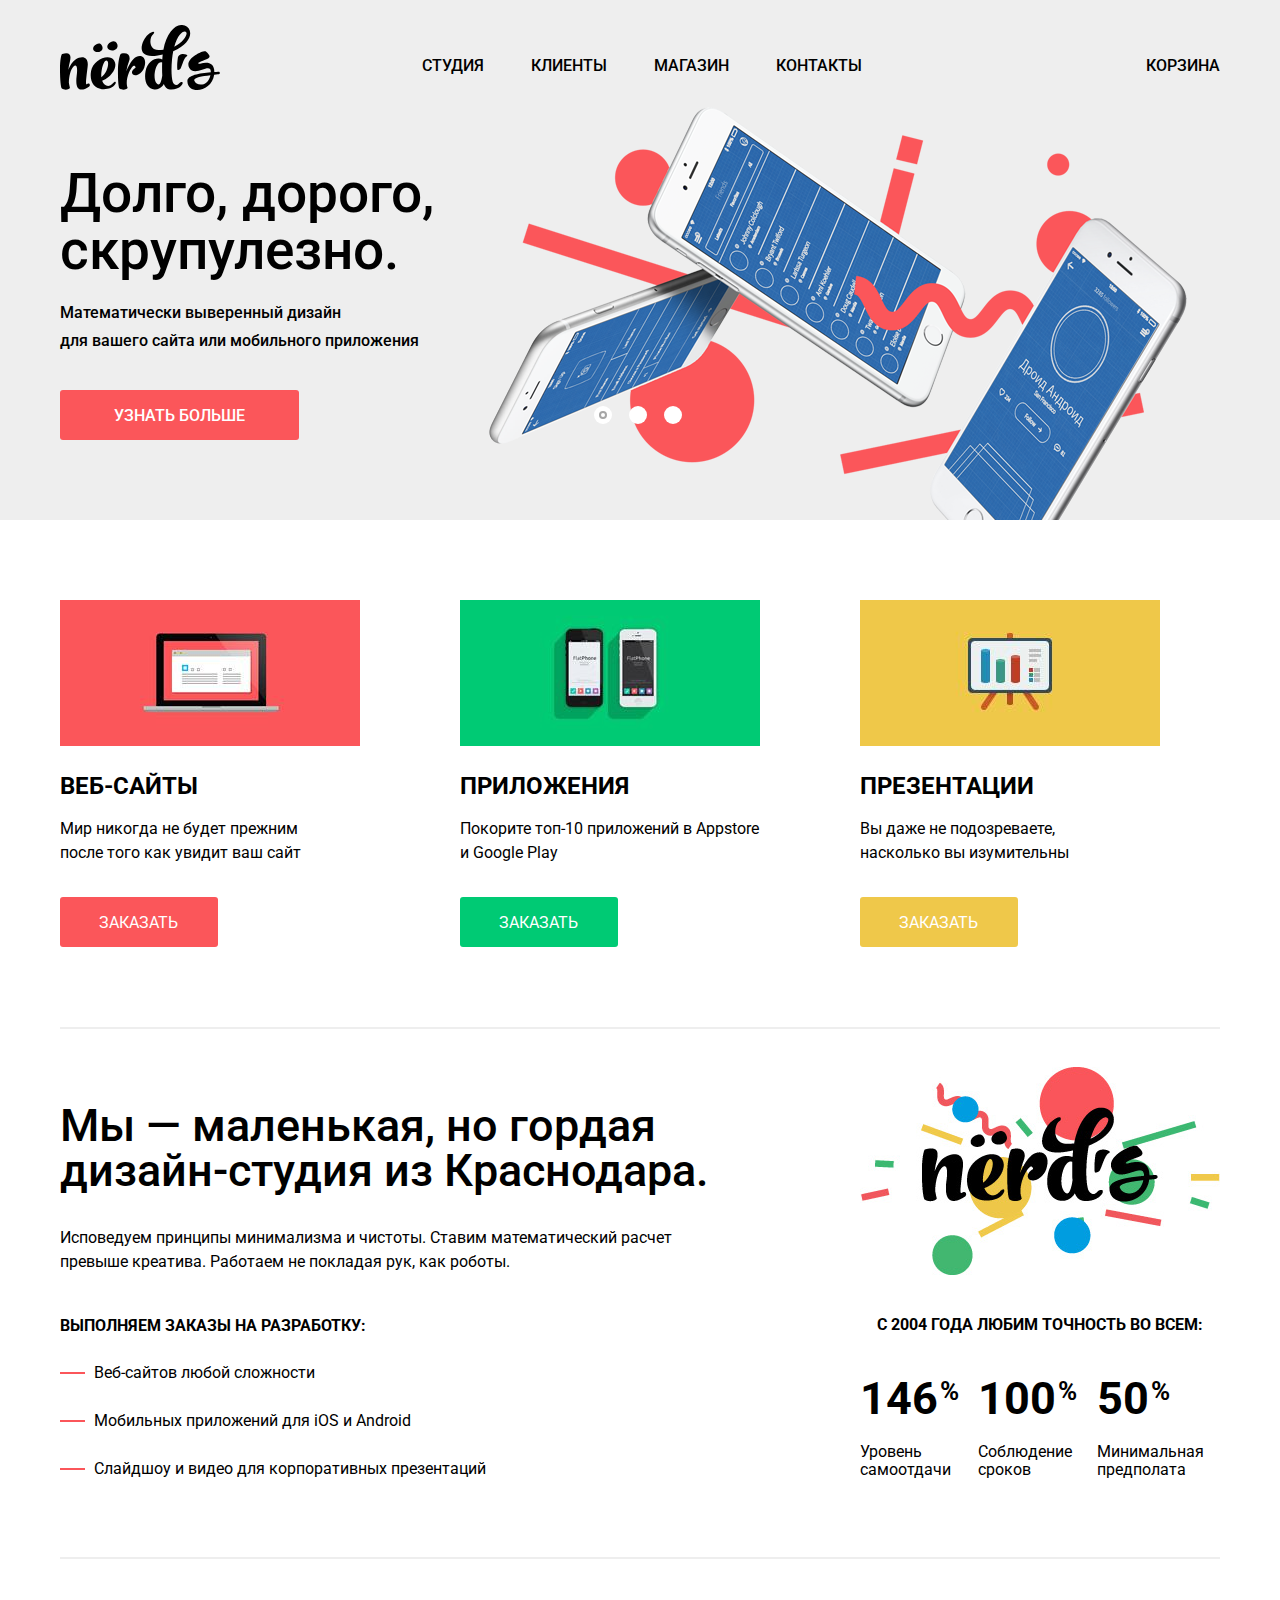
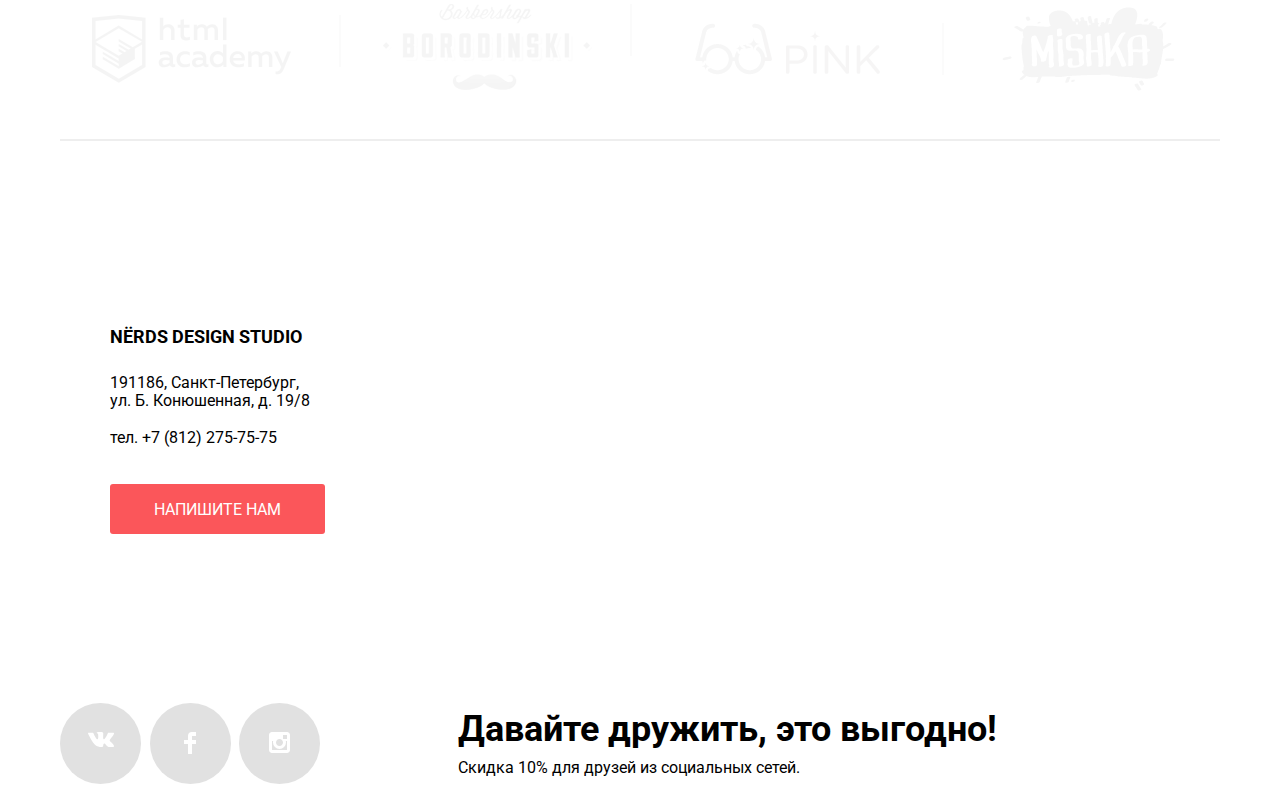
<file: index.html>
<!DOCTYPE html>
<html class="page" lang="ru">

<head>
  <meta charset="utf-8" />
  <title>HTML Academy: Нёрдс</title>
  <link rel="stylesheet"
    href="https://fonts.googleapis.com/css2?family=Roboto:ital,wght@0,100;0,300;0,400;0,500;0,700;0,900;1,100;1,300;1,500;1,700;1,900&display=swap;subset=sans-serif" />
  <link href="css/normalize.min.css" rel="stylesheet" />
  <link href="css/style.min.css" rel="stylesheet" />
</head>

<body class="page-body">
  <header class="header header_index">
    <div class="container">
      <div class="header__breadcrumbs">
        <a class="header__logo">
          <img src="img/nerds-logo.svg" width="160" height="65" alt="studio logo" />
        </a>
        <nav class="nav">
          <ul class="nav__list">
            <li class="nav__item"><a href="index.html">Студия</a></li>
            <li class="nav__item"><a href="blank.html">Клиенты</a></li>
            <li class="nav__item"><a href="catalog.html">Магазин</a></li>
            <li class="nav__item"><a href="blank.html">Контакты</a></li>
          </ul>
        </nav>
        <span class="cart nav__item">
          <a href="blank.html">Корзина</a>
        </span>
      </div>
      <section class="presentation">
        <ul class="presentation__list">
          <li class="presentation__item">
            <div class="greetings">
              <h2 class="visually-hidden">Приветствие</h2>
              <p class="page__title">
                Долго, дорого, скрупулезно.
              </p>
              <p class="greetings__subtitle">
                Математически выверенный дизайн<br>для вашего сайта или мобильного
                приложения
              </p>
              <a class="button button_opacity" href="blank.html"><span class="greetings__link">Узнать
                  больше</span></a>
            </div>
            <div class="slider">
              <img class="slider__image" src="img/nerds-index-slide1.png" width="760" height="431"
                alt="floating smartphones" />
            </div>
          </li>
          <li class="presentation__item visually-hidden">
            <div class="greetings greetings_big">
              <h2 class="visually-hidden">Приветствие</h2>
              <p class="page__title">
                Любим математику как никто другой
              </p>
              <p class="greetings__subtitle">
                Никакого креатива, только математические формулы<br>для расчета идеальных пропорций
                приложения
              </p>
              <a class="button button_opacity" href="blank.html"><span class="greetings__link">Узнать
                  больше</span></a>
            </div>
            <div class="slider">
              <img class="slider__image" src="img/nerds-index-slide2-1.png" width="760" height="431"
                alt="two monitors" />
            </div>
          </li>
          <li class="presentation__item visually-hidden">
            <div class="greetings greetings_medium">
              <h2 class="visually-hidden">Приветствие</h2>
              <p class="page__title">
                Только ночь, только хардкор.
              </p>
              <p class="greetings__subtitle">
                Работать днем, как все? Мы против этого.<br>Ближе к полуночи работа только начинается.
              </p>
              <a class="button button_opacity" href="blank.html"><span class="greetings__link">Узнать
                  больше</span></a>
            </div>
            <div class="slider">
              <img class="slider__image" src="img/nerds-index-slide3-1.png" width="760" height="431"
                alt="a laptop and a smartphone" />
            </div>
          </li>
        </ul>
        <div class="slider__container">
          <input class="slider__input visually-hidden" type="radio" name="slider" id="slide1" checked="checked" />
          <label for="slide1" class="slider__label"><span class="slider__radio_fake"></span></label>
          <input class="slider__input visually-hidden" type="radio" name="slider" id="slide2" />
          <label for="slide2" class="slider__label"><span class="slider__radio_fake"></span></label>
          <input class="slider__input visually-hidden" type="radio" name="slider" id="slide3" />
          <label for="slide3" class="slider__label"><span class="slider__radio_fake"></span></label>
        </div>
      </section>
    </div>
  </header>

  <main>
    <div class="container">
      <h1 class="visually-hidden">Студия nёrd's</h1>
      <section class="features">
        <h2 class="visually-hidden">Перечень услуг</h2>
        <ul class="features__list">
          <li class="features__item">
            <img class="features__image" src="img/illustration-1.jpg" width="300" height="146" alt="laptop monitor" />
            <h3 class="feature__item-title">Веб-сайты</h3>
            <p class="feature__item-desc">
              Мир никогда не будет прежним<br>после того как увидит ваш сайт
            </p>
            <a class="button features__button button_opacity" href="blank.html">Заказать</a>
          </li>
          <li class="features__item">
            <img class="features__image" src="img/illustration-2.jpg" width="300" height="146" alt="two smaprtphones" />
            <h3 class="feature__item-title">Приложения</h3>
            <p class="feature__item-desc">
              Покорите топ-10 приложений в Appstore и Google Play
            </p>
            <a class="button features__button button_opacity button_green" href="blank.html">Заказать</a>
          </li>
          <li class="features__item">
            <img class="features__image" src="img/illustration-3.jpg" width="300" height="146"
              alt="board with charts" />
            <h3 class="feature__item-title">Презентации</h3>
            <p class="feature__item-desc">
              Вы даже не подозреваете,<br>насколько вы изумительны
            </p>
            <a class="button features__button button_opacity button_yellow" href="blank.html">Заказать</a>
          </li>
        </ul>
      </section>
      <section class="index-content">
        <h2 class="visually-hidden">О компании</h2>
        <div class="text-container">
          <p class="text-container__tagline">
            Мы — маленькая, но гордая дизайн-студия из Краснодара.
          </p>
          <p class="text-container__desc">
            Исповедуем принципы минимализма и чистоты. Ставим математический
            расчет превыше креатива. Работаем не покладая рук, как роботы.
          </p>
          <h3 class="text-container__services-title">Выполняем заказы на разработку:</h3>
          <ul class="text-container__services-list">
            <li class="text-container__services-item">
              Веб-сайтов любой сложности
            </li>
            <li class="text-container__services-item">
              Мобильных приложений для iOS и Android
            </li>
            <li class="text-container__services-item">
              Слайдшоу и видео для корпоративных презентаций
            </li>
          </ul>
        </div>
        <div class="stats-container">
          <img class="stats-container__image" src="img/nerds-illustration.png" width="360" height="208"
            alt="Studio logo with colors" />
          <p class="stats-container__tagline">
            с 2004 года любим точность во всем:
          </p>
          <dl class="table">
            <dt class="table__term table__term_1">
              Уровень самоотдачи
            </dt>
            <dd class="table__description table__desc_1">
              146
            </dd>
            <dt class="table__term table__term_2">
              Соблюдение сроков
            </dt>
            <dd class="table__description table__desc_2">
              100
            </dd>
            <dt class="table__term table__term_3">
              Минимальная предполата
            </dt>
            <dd class="table__description table__desc_3">
              50
            </dd>
          </dl>
        </div>
      </section>
      <section class="clients">
        <h2 class="visually-hidden">список клиентов</h2>
        <ul class="clients__list">
          <li class="clients__item academy-icon">
            <a href="https://htmlacademy.ru/intensive/htmlcss">
              <img src="img/group-5.svg" width="199" height="68" alt="html academy icon" /></a>
          </li>
          <li class="clients__item barbershop-icon">
            <a href="blank.html"><img src="img/logo-2.png" width="209" height="90"
                alt="Barbershop Borodinski icon" /></a>
          </li>
          <li class="clients__item pink-icon">
            <a href="blank.html"><img src="img/logo-3.png" width="185" height="52" alt="Pink icon" /></a>
          </li>
          <li class="clients__item mishka-icon">
            <a href="blank.html"><img src="img/logo-4.png" width="173" height="84" alt="Mishka icon" /></a>
          </li>
        </ul>
      </section>
    </div>
  </main>

  <footer class="footer">
    <section class="footer__contacts">
      <h2 class="visually-hidden">Контактная информация</h2>
      <div class="map container">
        <div class="contact-info">
          <p class="contact-info__studio">Nёrds design studio</p>
          <address class="contact-info__address">
            191186, Санкт-Петербург, ул.&nbsp;Б. Конюшенная, д. 19/8
          </address>
          <a class="contact-info__tel" href="tel:+78122757575">
            тел. +7 (812) 275-75-75
          </a>
          <a class="button button-footer post-link" href="blank.html">Напишите нам</a>
        </div>
        <div id="map" class="map__image"></div>
      </div>
    </section>
    <section class="socials container">
      <ul class="socials__list">
        <li class="socials__item">
          <a class="socials__item-link" href="#"><span class="visually-hidden ">Вконтакте</span>
            <img class="socials__item-img vk-logo" src="img/vk-icon.svg" width="81" height="81" alt="vk-icon" />
          </a>
        </li>
        <li class="socials__item">
          <a class="socials__item-link" href="#"><span class="visually-hidden">Facebook</span>
            <img class="socials__item-img fb-logo" src="img/fb-icon.svg" width="81" height="81"
              alt="facebook-icon" /></a>
        </li>
        <li class="socials__item">
          <a class="socials__item-link" href="#"><span class="visually-hidden">Instagram</span>
            <img class="socials__item-img inst-logo" src="img/insta-icon.svg" width="81" height="81"
              alt="instagram-icon" /></a>
        </li>
      </ul>
      <div class="socials__text">
        <h3 class="socials__tagline">Давайте дружить, это выгодно!</h3>
        <p class="socials__subtitle">
          Скидка 10% для друзей из социальных сетей.
        </p>
      </div>
    </section>
  </footer>
  <p class="visually-hidden">
    Репозиторий создан для обучения на профессиональном онлайн‑курсе «<a
      href="https://htmlacademy.ru/intensive/htmlcss">HTML и CSS, уровень 1</a>».
  </p>
  <div class="pop-up">
    <form class="pop-up__form" action="https://echo.htmlacademy.ru" method="post">
      <div class="pop-up__fieldset">
        <span class="pop-up__legend">Напишите нам</span>
        <button class="button button-close" type="button"></button>
        <div class="pop-up__item">
          <label class="pop-up__label" for="name">Ваше имя:</label>
          <input class="pop-up__input pop-up__input_name" type="text" name="name" id="name" placeholder="Имя Фамилия" />
        </div>
        <div class="pop-up__item">
          <label class="pop-up__label" for="email">Ваш e-mail:</label>
          <input class="pop-up__input pop-up__input_email" type="email" name="email" id="email"
            placeholder="email@example.com" />
        </div>
        <div class="pop-up__item pop-up__textarea">
          <label class="pop-up__label" for="letter">Текст письма:</label>
          <textarea class="pop-up__input pop-up__input_letter" name="letter" id="letter"
            placeholder="В свободной форме"></textarea>
        </div>
        <button class="button-submit" type="submit">Отправить</button>
      </div>
    </form>
  </div>
  <script src="https://api-maps.yandex.ru/2.1/?apikey=feb41a37-c229-4389-b72e-c27b3b11c014&lang=ru_RU">
  </script>
  <script src="js/script.min.js"></script>
</body>

</html>
</file>
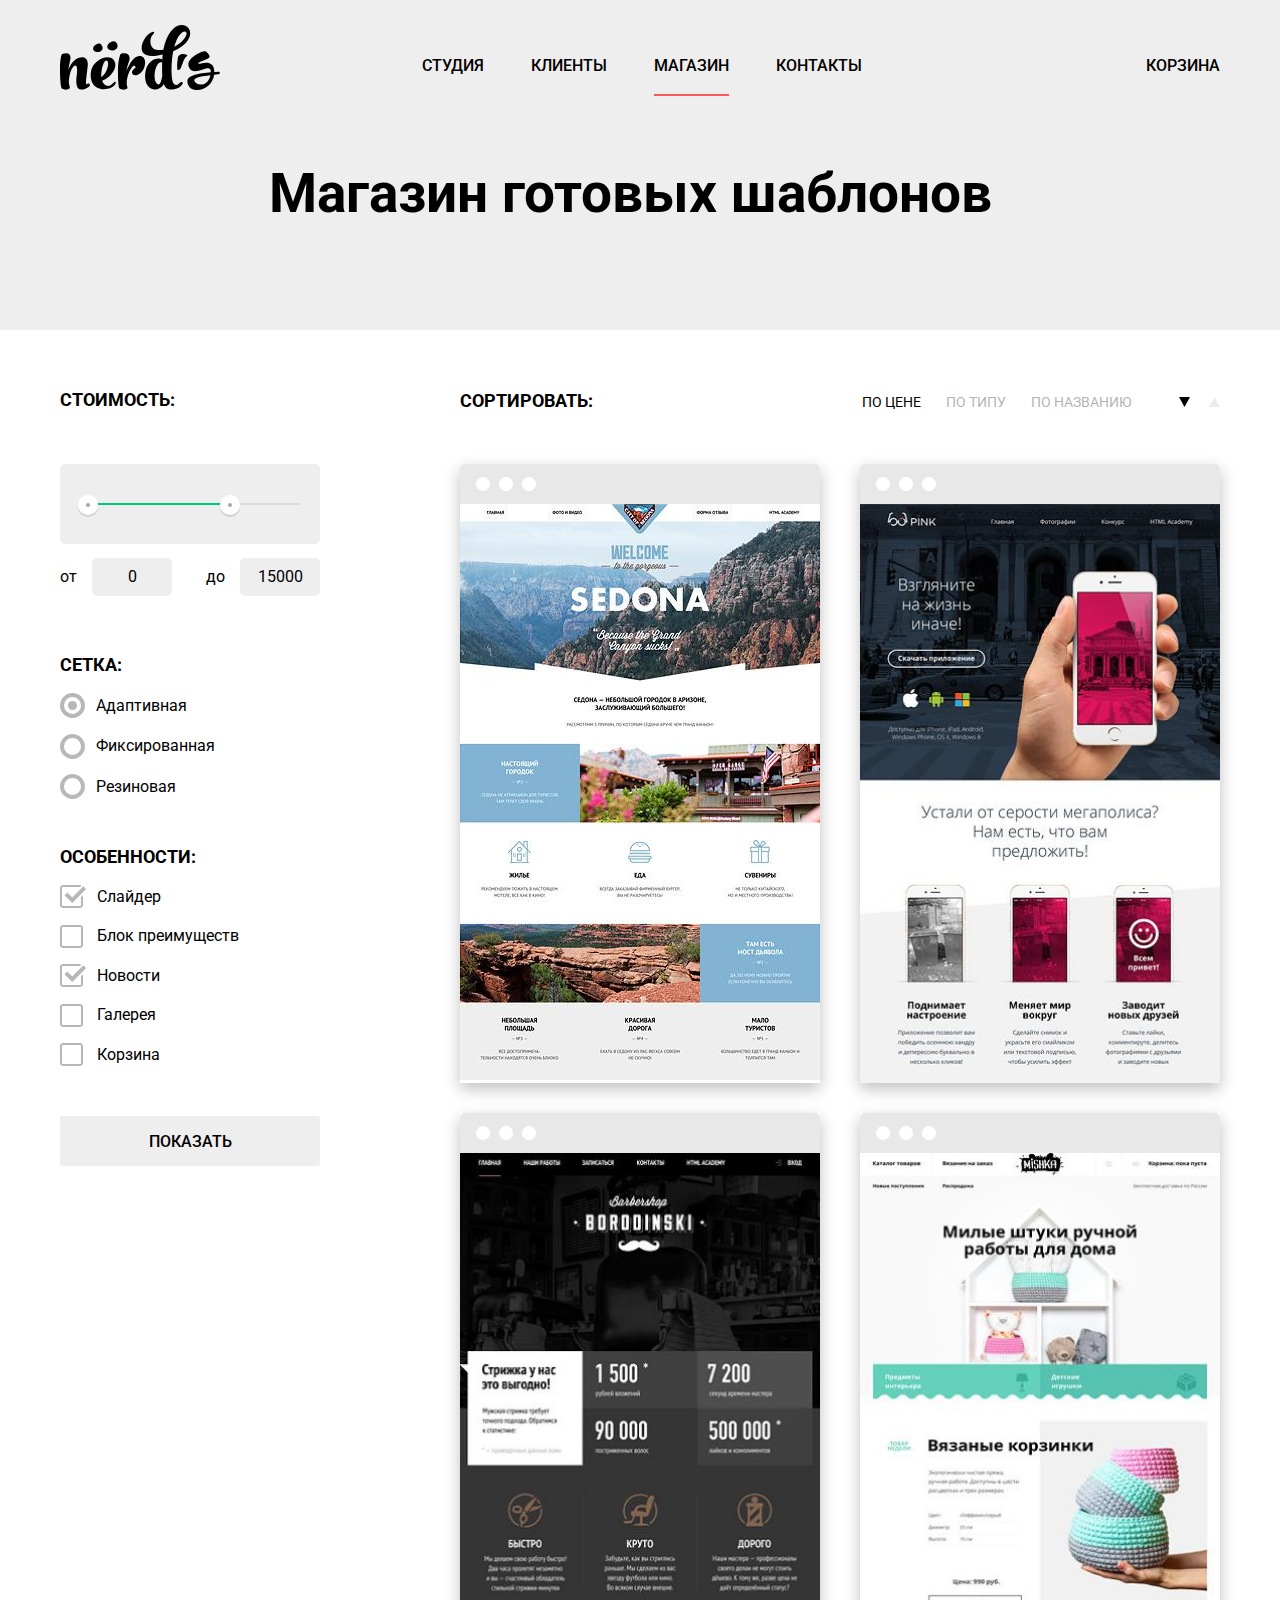
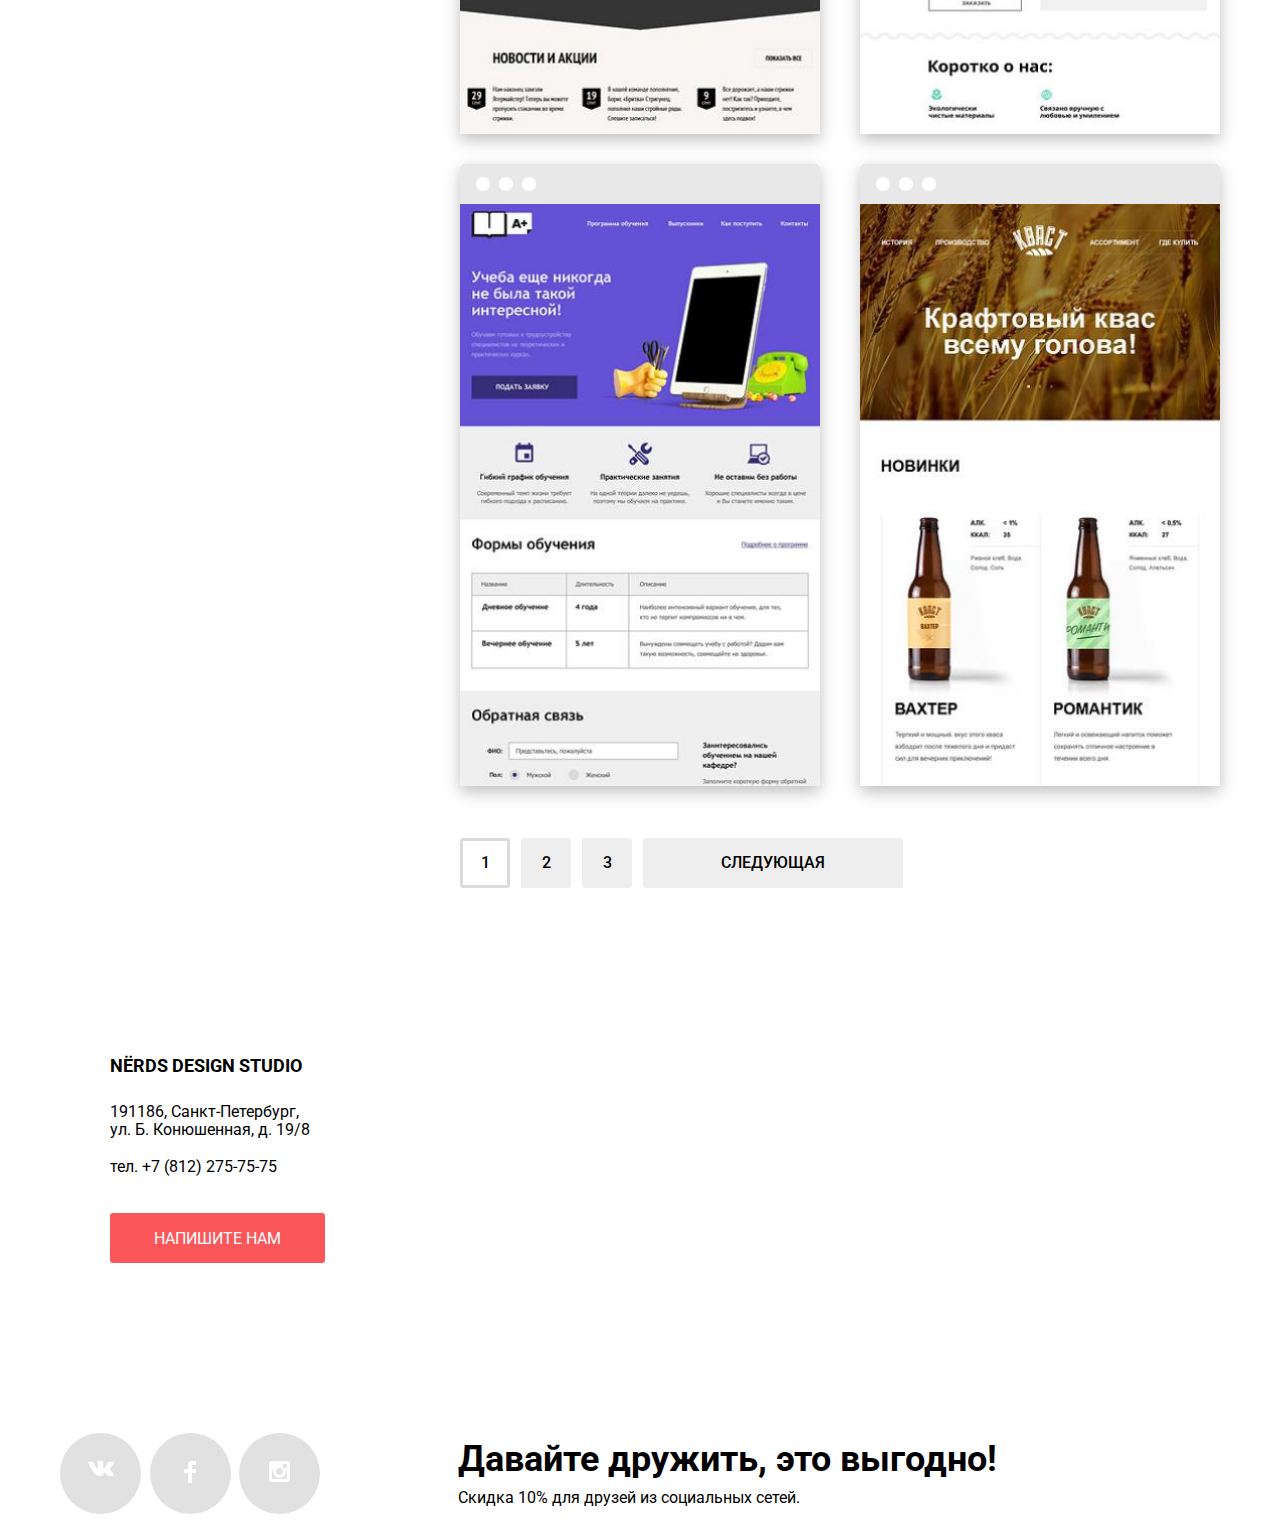
<file: catalog.html>
<!DOCTYPE html>
<html class="page" lang="ru">

<head>
  <meta charset="utf-8" />
  <title>HTML Academy: Нёрдс</title>
  <link rel="stylesheet"
    href="https://fonts.googleapis.com/css2?family=Roboto:ital,wght@0,100;0,300;0,400;0,500;0,700;0,900;1,100;1,300;1,500;1,700;1,900&display=swap;subset=sans-serif" />
  <link href="css/normalize.min.css" rel="stylesheet" />
  <link href="css/style.min.css" rel="stylesheet" />
</head>

<body class="page-body">
  <header class="header header_catalog">
    <div class="container">
      <div class="header__breadcrumbs">
        <a class="header__logo" href="index.html">
          <img src="img/nerds-logo.svg" width="160" height="65" alt="studio logo" />
        </a>
        <nav class="nav">
          <ul class="nav__list">
            <li class="nav__item"><a href="index.html">Студия</a></li>
            <li class="nav__item"><a href="blank.html">Клиенты</a></li>
            <li class="nav__item"><a class="item-selected" href="catalog.html">Магазин</a></li>
            <li class="nav__item"><a href="blank.html">Контакты</a></li>
          </ul>
        </nav>
        <span class="cart nav__item">
          <a href="blank.html">Корзина</a>
        </span>
      </div>
      <h1 class="page__title page__title_catalog">Магазин готовых шаблонов</h1>
    </div>
  </header>

  <main>
    <div class="page-catalog container">
      <section class="filter">
        <h2 class="visually-hidden">Отображение каталога</h2>
        <form action="https://echo.htmlacademy.ru" method="get">
          <fieldset class="filter__cost">
            <legend class="filter__tag filter__tag_cost">Стоимость:</legend>
            <div class="range-filter">
              <div class="range-filter__range-controls">
                <div class="range-filter__scale">
                  <div class="range-filter__bar">
                  </div>
                </div>
                <div class="range-filter__toggle toggle_min" tabindex="0"></div>
                <div class="range-filter__toggle toggle_max" tabindex="0"></div>
              </div>
              <div class="range-filter__price-controls">
                <label class="range-filter__price-min">
                  от <input type="number" name="min-price" value="0">
                </label>
                <label class="range-filter__price-max">
                  до <input type="number" name="max-price" value="15000">
                </label>
              </div>
            </div>
          </fieldset>
          <fieldset class="filter__grid">
            <legend class="filter__tag">Сетка:</legend>
            <ul class="filter__list">
              <li class="filter__option">
                <input class="filter__radio visually-hidden" type="radio" name="grid" id="adapted" value="adapted"
                  checked />
                <label class="filter__label" for="adapted"><span class="filter__radio-fake"></span>Адаптивная</label>
              </li>
              <li class="filter__option">
                <input class="filter__radio visually-hidden" type="radio" name="grid" id="fixed" value="fixed" />
                <label class="filter__label" for="fixed"><span class="filter__radio-fake"></span>Фиксированная</label>
              </li>
              <li class="filter__option">
                <input class="filter__radio visually-hidden" type="radio" name="grid" id="rubber" value="rubber" />
                <label class="filter__label" for="rubber"><span class="filter__radio-fake"></span>Резиновая</label>
              </li>
            </ul>
          </fieldset>
          <fieldset class="filter__preferences">
            <legend class="filter__tag">Особенности:</legend>
            <ul class="filter__list">
              <li class="filter__option">
                <input class="filter__checkbox visually-hidden" type="checkbox" name="slider" id="slider" value="slider"
                  checked />
                <label class="filter__label" for="slider"><span class="filter__checkbox-fake"></span>Слайдер</label>
              </li>
              <li class="filter__option">
                <input class="filter__checkbox visually-hidden" type="checkbox" name="advantages" id="advantages"
                  value="advantages" />
                <label class="filter__label" for="advantages"><span class="filter__checkbox-fake"></span>Блок
                  преимуществ</label>
              </li>
              <li class="filter__option">
                <input class="filter__checkbox visually-hidden" type="checkbox" name="news" id="news" value="news"
                  checked />
                <label class="filter__label" for="news"><span class="filter__checkbox-fake"></span>Новости</label>
              </li>
              <li class="filter__option">
                <input class="filter__checkbox visually-hidden" type="checkbox" name="gallery" id="gallery"
                  value="gallery" />
                <label class="filter__label" for="gallery"><span class="filter__checkbox-fake"></span>Галерея</label>
              </li>
              <li class="filter__option">
                <input class="filter__checkbox visually-hidden" type="checkbox" name="basket" id="basket"
                  value="baskety" />
                <label class="filter__label" for="basket"><span class="filter__checkbox-fake"></span>Корзина</label>
              </li>
            </ul>
          </fieldset>
          <button class="button button-filter" type="submit"><span class="button__submit">Показать</span></button>
        </form>
      </section>
      <section>
        <div class="sort">
          <h3 class="sort__tag">Сортировать:</h3>
          <div class="sort__container">
            <ul class="sort__list">
              <li class="sort__item sort__item_active">по цене</li>
              <li class="sort__item">по типу</li>
              <li class="sort__item">по названию</li>
            </ul>
            <div class="sort__value-wrap">
              <a class="sort__value sort__value_desc sort__value_active" href="blank.html">
                <svg xmlns="http://www.w3.org/2000/svg" width="11" height="10" viewBox="0 0 11 10">
                  <path d="M5.5 10L0 0h11" /></svg>
              </a>
              <a class="sort__value sort__value_asc" href="blank.html">
                <svg xmlns="http://www.w3.org/2000/svg" width="11" height="10" viewBox="0 0 11 10">
                  <path d="M5.5 0L0 10h11z" /></svg>
              </a>
            </div>
          </div>
        </div>
        <div class="gallery">
          <ul class="gallery__list">
            <li class="gallery__item">
              <div class="gallery__item-card">
                <svg xmlns="http://www.w3.org/2000/svg" width="360" height="40" viewBox="0 0 360 40">
                  <path
                    d="M356 0H4C1.8 0 0 1.8 0 4v36h360V4c0-2.2-1.8-4-4-4zM22.991 27a7 7 0 1 1 0-14 7 7 0 0 1 0 14zm23.011 0a7 7 0 1 1 0-14 7 7 0 0 1 0 14zm23.011 0a7 7 0 1 1 0-14 7 7 0 0 1 0 14z" />
                </svg>
                <img src="img/img-sedona.jpg" width="360" height="576" alt="Sedona" />
              </div>
              <div class="gallery__desc">
                <a class="gallery__item-link" href="blank.html">
                  <h3 class="gallery__item-title">Sedona</h3>
                </a>
                <p class="gallery__subtitle">Информационный сайт<br>для туристов</p>
                <div class="button gallery__button"><span class="gallery__desc-price">9 900 &#8381;</span>
                </div>
              </div>
            </li>
            <li class="gallery__item">
              <div class="gallery__item-card">
                <svg xmlns="http://www.w3.org/2000/svg" width="360" height="40" viewBox="0 0 360 40">
                  <path
                    d="M356 0H4C1.8 0 0 1.8 0 4v36h360V4c0-2.2-1.8-4-4-4zM22.991 27a7 7 0 1 1 0-14 7 7 0 0 1 0 14zm23.011 0a7 7 0 1 1 0-14 7 7 0 0 1 0 14zm23.011 0a7 7 0 1 1 0-14 7 7 0 0 1 0 14z" />
                </svg>
                <img src="img/img-pink.jpg" width="360" height="576" alt="Pink" />
              </div>
              <div class="gallery__desc">
                <a class="gallery__item-link" href="blank.html">
                  <h3 class="gallery__item-title">Pink App</h3>
                </a>
                <p class="gallery__subtitle">Продуктовый лендинг приложения для iOS и Android</p>
                <div class="button gallery__button"><span class="gallery__desc-price">9 900 &#8381;</span>
                </div>
              </div>
            </li>
            <li class="gallery__item">
              <div class="gallery__item-card">
                <svg xmlns="http://www.w3.org/2000/svg" width="360" height="40" viewBox="0 0 360 40">
                  <path
                    d="M356 0H4C1.8 0 0 1.8 0 4v36h360V4c0-2.2-1.8-4-4-4zM22.991 27a7 7 0 1 1 0-14 7 7 0 0 1 0 14zm23.011 0a7 7 0 1 1 0-14 7 7 0 0 1 0 14zm23.011 0a7 7 0 1 1 0-14 7 7 0 0 1 0 14z" />
                </svg>
                <img src="img/img-barbershop.jpg" width="360" height="576" alt="Barbershop Borodinski" />
              </div>
              <div class="gallery__desc">
                <a class="gallery__item-link" href="blank.html">
                  <h3 class="gallery__item-title">Barbershop</h3>
                </a>
                <p class="gallery__subtitle">Сайт салона красоты. Для мужчин, да.</p>
                <div class="button gallery__button"><span class="gallery__desc-price">9 900 &#8381;</span>
                </div>
              </div>
            </li>
            <li class="gallery__item">
              <div class="gallery__item-card">
                <svg xmlns="http://www.w3.org/2000/svg" width="360" height="40" viewBox="0 0 360 40">
                  <path
                    d="M356 0H4C1.8 0 0 1.8 0 4v36h360V4c0-2.2-1.8-4-4-4zM22.991 27a7 7 0 1 1 0-14 7 7 0 0 1 0 14zm23.011 0a7 7 0 1 1 0-14 7 7 0 0 1 0 14zm23.011 0a7 7 0 1 1 0-14 7 7 0 0 1 0 14z" />
                </svg>
                <img src="img/img-mishka.jpg" width="360" height="576" alt="Mishka" />
              </div>
              <div class="gallery__desc">
                <a class="gallery__item-link" href="blank.html">
                  <h3 class="gallery__item-title">Mishka</h3>
                </a>
                <p class="gallery__subtitle">Интернет-магазин вязаных игрушек</p>
                <div class="button gallery__button"><span class="gallery__desc-price">9 900 &#8381;</span>
                </div>
              </div>
            </li>
            <li class="gallery__item">
              <div class="gallery__item-card">
                <svg xmlns="http://www.w3.org/2000/svg" width="360" height="40" viewBox="0 0 360 40">
                  <path
                    d="M356 0H4C1.8 0 0 1.8 0 4v36h360V4c0-2.2-1.8-4-4-4zM22.991 27a7 7 0 1 1 0-14 7 7 0 0 1 0 14zm23.011 0a7 7 0 1 1 0-14 7 7 0 0 1 0 14zm23.011 0a7 7 0 1 1 0-14 7 7 0 0 1 0 14z" />
                </svg>
                <img src="img/img-aplus.jpg" width="360" height="576" alt="aplus" />
              </div>
              <div class="gallery__desc">
                <a class="gallery__item-link" href="blank.html">
                  <h3 class="gallery__item-title">aplus</h3>
                </a>
                <p class="gallery__subtitle">Лендинг курсов повышения квалификации</p>
                <div class="button gallery__button"><span class="gallery__desc-price">9 900 &#8381;</span>
                </div>
              </div>
            </li>
            <li class="gallery__item">
              <div class="gallery__item-card">
                <svg xmlns="http://www.w3.org/2000/svg" width="360" height="40" viewBox="0 0 360 40">
                  <path
                    d="M356 0H4C1.8 0 0 1.8 0 4v36h360V4c0-2.2-1.8-4-4-4zM22.991 27a7 7 0 1 1 0-14 7 7 0 0 1 0 14zm23.011 0a7 7 0 1 1 0-14 7 7 0 0 1 0 14zm23.011 0a7 7 0 1 1 0-14 7 7 0 0 1 0 14z" />
                </svg>
                <img src="img/img-kvast.jpg" width="360" height="576" alt="Кваст" />
              </div>
              <div class="gallery__desc">
                <a class="gallery__item-link" href="blank.html">
                  <h3 class="gallery__item-title">Кваст</h3>
                </a>
                <p class="gallery__subtitle">Промо-сайт производителя крафтового кваса</p>
                <div class="button gallery__button"><span class="gallery__desc-price">9 900 &#8381;</span>
                </div>
              </div>
            </li>
          </ul>
          <div class="pagination">
            <ul class="pagination__list">
              <li class="pagination__item pagination__item_active">
                <a class="pagination__link" href="blank.html">1</a>
              </li>
              <li class="pagination__item">
                <a class="pagination__link" href="blank.html">2</a>
              </li>
              <li class="pagination__item">
                <a class="pagination__link" href="blank.html">3</a>
              </li>
            </ul>
            <a class="pagination__item pagination__link_next" href="blank.html">Следующая</a>
          </div>
        </div>
      </section>
    </div>
  </main>

  <footer class="footer">
    <section class="footer__contacts">
      <h2 class="visually-hidden">Контактная информация</h2>
      <div class="map container">
        <div class="contact-info">
          <p class="contact-info__studio">Nёrds design studio</p>
          <address class="contact-info__address">
            191186, Санкт-Петербург, ул.&nbsp;Б. Конюшенная, д. 19/8
          </address>
          <a class="contact-info__tel" href="tel:+78122757575">
            тел. +7 (812) 275-75-75
          </a>
          <a class="button button-footer post-link" href="blank.html">Напишите нам</a>
        </div>
        <div id="map" class="map__image"></div>
      </div>
    </section>
    <section class="socials container">
      <ul class="socials__list">
        <li class="socials__item">
          <a class="socials__item-link" href="#"><span class="visually-hidden ">Вконтакте</span>
            <img class="socials__item-img vk-logo" src="img/vk-icon.svg" width="81" height="81" alt="vk-icon" />
          </a>
        </li>
        <li class="socials__item">
          <a class="socials__item-link" href="#"><span class="visually-hidden">Facebook</span>
            <img class="socials__item-img fb-logo" src="img/fb-icon.svg" width="81" height="81"
              alt="facebook-icon" /></a>
        </li>
        <li class="socials__item">
          <a class="socials__item-link" href="#"><span class="visually-hidden">Instagram</span>
            <img class="socials__item-img inst-logo" src="img/insta-icon.svg" width="81" height="81"
              alt="instagram-icon" /></a>
        </li>
      </ul>
      <div class="socials__text">
        <h3 class="socials__tagline">Давайте дружить, это выгодно!</h3>
        <p class="socials__subtitle">
          Скидка 10% для друзей из социальных сетей.
        </p>
      </div>
    </section>
  </footer>
  <p class="visually-hidden">
    Репозиторий создан для обучения на профессиональном онлайн‑курсе «<a
      href="https://htmlacademy.ru/intensive/htmlcss">HTML и CSS, уровень 1</a>».
  </p>
  <div class="pop-up">
    <form class="pop-up__form" action="https://echo.htmlacademy.ru" method="post">
      <div class="pop-up__fieldset">
        <span class="pop-up__legend">Напишите нам</span>
        <button class="button button-close" type="button"></button>
        <div class="pop-up__item">
          <label class="pop-up__label" for="name">Ваше имя:</label>
          <input class="pop-up__input pop-up__input_name" type="text" name="name" id="name" placeholder="Имя Фамилия" />
        </div>
        <div class="pop-up__item">
          <label class="pop-up__label" for="email">Ваш e-mail:</label>
          <input class="pop-up__input pop-up__input_email" type="email" name="email" id="email"
            placeholder="email@example.com" />
        </div>
        <div class="pop-up__item pop-up__textarea">
          <label class="pop-up__label" for="letter">Текст письма:</label>
          <textarea class="pop-up__input pop-up__input_letter" name="letter" id="letter"
            placeholder="В свободной форме"></textarea>
        </div>
        <button class="button-submit" type="submit">Отправить</button>
      </div>
    </form>
  </div>
  <script src="https://api-maps.yandex.ru/2.1/?apikey=feb41a37-c229-4389-b72e-c27b3b11c014&lang=ru_RU">
  </script>
  <script src="js/script.min.js"></script>
</body>

</html>
</file>
<file: css/style.min.css>
@keyframes bounce{0%{transform:translate(-50%,-2000px)}30%{transform:translate(-50%,0)}50%{transform:translate(-50%,50%)}70%,to{transform:translate(-50%,-50%)}80%{transform:translate(-50%,-60%)}}:root{--white: #ffffff;--basic-darker: #eeeeee;--basic-black: #000000;--basic-grey: #a6a6a6;--static-red: #fb565a;--hover-red: #e74246;--push-red: #d7373b;--static-grey: #eeeeee;--hover-grey: #dfdfdf;--push-grey: #d5d5d5;--static-green: #00ca74;--hover-green: #00bc6c;--push-green: #00aa62;--static-yellow: #efc84a;--hover-yellow: #eab534;--push-yellow: #e5a722;--invalid-red: #e74246;--special-grey: #e1e1e1;--special-red: #e74246;--range-grey: #d7dcdf;--radio-grey: #4d4d4d}a,body{color:var(--basic-black)}body{font-family:"Roboto","Arial",sans-serif;font-style:normal;font-weight:400;font-size:16px;line-height:24px;background-color:#fff;min-height:100%}a{text-decoration:none}img{vertical-align:top;max-width:100%;height:auto}.visually-hidden{position:absolute;clip:rect(0 0 0 0);width:1px;height:1px;margin:-1px;overflow:hidden}.button{color:#fff;line-height:18px;text-transform:uppercase;background-color:var(--static-red);display:inline-block;vertical-align:middle;padding:17px 54px 15px;border-radius:3px;border-width:0}.button:focus,.button:hover{color:#fff;background-color:var(--hover-red)}.button:active{color:#fff;box-shadow:inset 0 3px 0 rgba(0,1,1,.1)}.button:active,.button_opacity:active{background-color:var(--push-red)}.features__button{padding:17px 40px 15px 39px;border-radius:3px}.features__butto:active{box-shadow:inset 0 3px 0 rgba(0,1,1,.1);mix-blend-mode:normal}.button_green{background-color:var(--static-green)}.button_green:focus,.button_green:hover{background-color:var(--hover-green)}.button_green:active{background-color:var(--push-green)}.button_yellow{background-color:var(--static-yellow)}.button_yellow:focus,.button_yellow:hover{background-color:var(--hover-yellow)}.button_yellow:active{background-color:var(--push-yellow)}.button-footer{padding:17px 44px 15px}.button-submit{padding:17px 83px 15px}.button-filter{width:260px;height:50px;background:var(--static-grey);font-weight:500;line-height:18px;color:var(--basic-black)}.button-filter:focus,.button-filter:hover{background:var(--hover-grey);font-weight:500;line-height:18px;color:var(--basic-black)}.button-filter:active{background:var(--push-grey);font-weight:500;line-height:18px;color:var(--basic-black)}.button-filter:active .button__submit{opacity:.3}.gallery__button{width:200px;height:50px;border-radius:3px;padding:0}.gallery__button:active{background-color:var(--push-red);box-shadow:inset 0 3px 0 rgba(0,1,1,.1)}.page{height:100%}.page-body{min-height:100%;display:grid;grid-template-rows:min-content 1fr min-content}.container{max-width:1160px;padding-left:20px;padding-right:20px;width:100%;margin-left:auto;margin-right:auto}.header{background-color:var(--basic-darker);font-weight:500;line-height:30px}.header_index{margin-bottom:80px;display:flex;flex-wrap:wrap}.header__breadcrumbs{width:100%;padding-top:25px;display:flex;justify-content:space-between;align-items:center;margin-bottom:75px}.nav{margin-top:17px;margin-right:83px}.nav__list{list-style:none;padding:0;display:flex;min-width:440px;justify-content:space-between;align-items:baseline;margin:0}.header__logo:focus,.header__logo:hover{color:var(--basic-black)}.greetings__link:active,.header__logo:active{opacity:.3}.nav__item{font-weight:500;line-height:30px;text-transform:uppercase}.nav__item a:focus,.nav__item a:hover{color:var(--hover-red)}.nav__item a:active{color:var(--push-grey)}.item-selected{border-bottom-width:2px;border-bottom-color:var(--static-red);border-bottom-style:solid;padding-bottom:19px}.slider__container{display:inline-flex;vertical-align:middle;position:relative;align-items:center;left:46%;bottom:41px}.slider__label{display:block;margin-right:17px}.slider__radio_fake{display:flex;box-sizing:border-box;margin:auto;width:18px;height:18px;background-color:var(--white);border-radius:50%}.slider__input:checked+.slider__label .slider__radio_fake::before{content:"";display:block;margin:auto;width:4px;height:4px;border:2px solid var(--basic-grey);background-color:var(--white);border-radius:50%}.presentation{position:relative;padding-bottom:50px;width:1160px}.presentation__list{list-style:none;margin:0;padding:0}.greetings{width:400px}.greetings_big{width:600px}.greetings_medium{width:500px}.greetings__subtitle{line-height:28px;margin-top:0;margin-bottom:35px}.slider{width:760px;height:431px;position:absolute;right:5px;bottom:0}.cart{margin-top:17px;text-transform:uppercase}.cart::before{content:"";display:block;background-image:url(/img/cart-icon.svg);background-repeat:no-repeat;padding-right:40px}.page__title{display:block;font-size:55px;line-height:57px;margin-top:0;margin-bottom:20px}.features{padding-bottom:80px;border-bottom:2px solid var(--static-grey)}.features__list{list-style:none;margin-bottom:0;margin-top:0;padding:0;display:flex}.features__item{width:300px;margin-right:100px}.features__item:last-of-type{margin-right:0}.features__image{margin-bottom:25px}.feature__item-title{font-weight:700;font-size:24px;line-height:30px;text-transform:uppercase;margin:0 0 16px}.feature__item-desc{display:block;margin:0 0 32px}.index-content{display:flex;justify-content:space-between;border-bottom:2px solid var(--static-grey);padding-top:38px;padding-bottom:52px}.text-container{width:670px}.text-container__tagline{font-weight:500;font-size:45px;line-height:45px;margin-top:36px;margin-bottom:33px}.text-container__desc{margin-bottom:40px}.text-container__services-title{font-weight:700;text-transform:uppercase;font-size:16px;margin-bottom:23px}.text-container__services-list{list-style:none;padding-left:0}.text-container__services-item{display:flex;align-items:center;margin-bottom:24px}.text-container__services-item::before{content:"";display:block;width:25px;height:2px;background:var(--static-red);margin-right:9px}.stats-container{width:360px;display:flex;flex-direction:column;align-items:center}.stats-container__tagline{font-weight:700;text-transform:uppercase;display:block;margin-top:38px;margin-bottom:14px}.table{display:grid;width:360px;column-gap:5px;row-gap:12px;grid-template-areas:"desc1 desc2 desc3" "term1 term2 term3"}.table__term{line-height:18px}.table__term_1{grid-area:term1}.table__term_2{grid-area:term2}.table__term_3{grid-area:term3}.table__description{display:flex;font-weight:700;font-size:45px;line-height:64px;margin:0}.table__description::after{content:"%";position:relative;top:4px;right:-2px;display:inline-block;font-weight:700;font-size:26px;line-height:40px;vertical-align:super}.table__desc_1{grid-area:desc1}.table__desc_2{grid-area:desc2}.table__desc_3{grid-area:desc3}.clients{margin-bottom:77px;border-bottom:2px solid var(--static-grey)}.clients__list{list-style:none;padding:45px 45px 45px 32px;margin-top:0;margin-bottom:0;display:flex;justify-content:space-between;align-items:center}.clients__item{position:relative;opacity:.2}.clients__item::after{content:"";position:absolute;width:2px;height:52px;left:247px;background-color:var(--basic-darker)}.clients__item:last-child::after{display:none}.clients__item:focus,.clients__item:hover{opacity:1}.clients__item:active{opacity:.1}.barbershop-icon{padding-right:10px}.pink-icon{padding-right:30px}.footer__contacts{position:relative;display:flex;min-height:416px;margin-bottom:50px}.map{display:flex;align-items:center;padding:30px 0}.map__image{position:absolute;border:0;top:0;bottom:0;left:0;right:0;width:100%;height:100%;object-fit:cover}.map__marker{z-index:2;margin-top:18px;margin-right:250px}.contact-info{position:relative;background-color:#fff;box-sizing:border-box;width:319px;padding:38px 50px 47px;z-index:1}.contact-info__address{font-style:normal;margin-bottom:16px;line-height:18px}.contact-info__tel{display:block;margin-bottom:34px}.contact-info__studio{margin:0 0 22px;padding-top:12px;font-weight:700;font-size:18px;line-height:30px;text-transform:uppercase}.pop-up{position:fixed;left:50%;top:50%;transform:translate(-50%,-50%);width:960px;height:590px;display:none;background-color:var(--white);z-index:3}.pop-up_show{display:block;animation:bounce .6s}.pop-up_error{animation:shake .6s}.pop-up__form{padding-left:100px;padding-right:100px;padding-bottom:84px}.pop-up__fieldset{position:relative;padding:0;margin:0;border:0;display:flex;flex-wrap:wrap;width:100%}.pop-up__legend{width:100%;display:block;padding-top:63px;padding-bottom:37px;font-weight:700;font-size:45px;line-height:53px}.pop-up__item{display:block;margin:0 0 34px;width:360px;min-height:77px}.button-close{position:absolute;padding:0;margin:0;top:80px;right:0;width:22px;height:22px;font-size:0;background-color:transparent;border:0;cursor:pointer}.button-close::after,.button-close::before{content:"";position:absolute;top:10px;left:2px;width:19px;height:3px;background-color:var(--static-red);opacity:.3}.button-close::before{transform:rotate(45deg)}.button-close::after{transform:rotate(-45deg)}.button-close:hover{background:0 0}.button-close:hover::after,.button-close:hover::before{opacity:1}.button-close:focus::after,.button-close:focus::before,.filter__label:hover .filter__radio-fake,.filter__radio:focus~.filter__label .filter__radio-fake{opacity:1}.button-close:active::after,.button-close:active::before{opacity:.1}.pop-up__label{display:block;font-weight:700;line-height:18px;margin-bottom:9px}.pop-up__input{width:328px;height:36px;line-height:18px;border:2px solid #d7dcde;box-sizing:border-box;border-radius:3px;padding-top:16px;padding-bottom:16px;padding-left:16px;mix-blend-mode:normal;opacity:.5}.pop-up__input:focus{border:2px solid #000}.pop-up__input:invalid{border:2px solid #e74246;color:var(--special-red)}.pop-up__textarea{width:760px;height:118px;margin-bottom:47px}.pop-up__input_letter{width:100%;min-height:118px;font-family:inherit;line-height:18px;border:2px solid #d7dcde;box-sizing:border-box;border-radius:3px;mix-blend-mode:normal;opacity:.5}.socials{display:flex}.socials__text{margin-top:27px;margin-left:138px}.socials__tagline{font-weight:700;font-size:36px;line-height:36px;margin:0 0 10px}.socials__subtitle{line-height:22px;margin:0}.socials__list{list-style:none;padding:0;display:flex;width:260px;justify-content:space-between;margin-top:19px}.socials__item{display:flex;justify-content:center;align-items:center;border-radius:50%;overflow:hidden;width:81px;height:81px;background:linear-gradient(0deg,#e1e1e1,#e1e1e1),var(--basic-darker)}.socials__item-img{max-width:100%;height:auto;overflow:hidden}.fb-logo,.inst-logo,.vk-logo{box-sizing:border-box;width:26px;height:15px}.fb-logo,.inst-logo{width:12px;height:22px}.inst-logo{width:21px;height:21px}.socials__item:focus,.socials__item:hover{background:linear-gradient(0deg,#e74246,#e74246),var(--basic-darker)}.socials__item:active{background:linear-gradient(0deg,#d7373b,#d7373b),var(--basic-darker);box-shadow:inset 0 3px 0 rgba(0,1,1,.1);opacity:.3}.header_catalog{padding-bottom:88px;margin-bottom:38px}.page__title_catalog{padding-right:20px;text-align:center}.page-catalog{display:grid;grid-template-columns:260px 1fr;grid-column-gap:140px;align-content:start}.filter__cost{padding:0;margin:0 0 57px;border:0}.range-filter{width:260px;margin-top:36px}.range-filter__range-controls{position:relative;height:41px;background-color:var(--static-grey);border-radius:5px;margin-bottom:14px;padding-top:39px;padding-right:20px;padding-left:20px}.range-filter__scale{height:2px;background:var(--range-grey)}.range-filter__bar{width:70%;height:2px;background:var(--static-green)}.range-filter__toggle{position:absolute;top:31px;left:0;width:4px;height:4px;padding:0;border:8px solid var(--white);background-color:var(--basic-grey);border-radius:50%;box-shadow:0 2px 1px 0 #cfcfcf;cursor:pointer}.toggle_min{left:18px}.toggle_max{left:160px}.range-filter__price-controls{display:flex;justify-content:space-between}.range-filter__price-controls input{width:60px;padding:10px;margin-left:11px;text-align:center;border:0;border-radius:5px;background:var(--basic-darker);font-family:inherit;font-size:inherit}.range-filter__price-controls input::-webkit-inner-spin-button,.range-filter__price-controls input::-webkit-outer-spin-button{-webkit-appearance:none}.filter__label{display:flex;align-items:center}.filter__radio-fake{display:inline-flex;vertical-align:middle;box-sizing:border-box;width:25px;height:25px;border:4px solid var(--radio-grey);border-radius:50%;opacity:.4;margin-right:11px}.filter__radio:checked~.filter__label .filter__radio-fake::before{content:"";display:block;margin:auto;width:9px;height:9px;background-color:var(--radio-grey);border-radius:50%}.filter__checkbox:disabled~.filter__label,.filter__radio:disabled~.filter__label{opacity:.1}.filter__option{margin-bottom:15.5px}.filter__tag{font-weight:700;font-size:18px;line-height:24px;text-transform:uppercase;margin-bottom:16px}.filter__tag_cost{padding-top:20px}.filter__grid,.filter__preferences{margin:0;padding:0;border-width:0}.filter__preferences{margin:30px 0 34px}.filter__checkbox-fake::before{content:"";display:block;width:26px;height:23px;background-image:url(/img/checkbox-off.svg);background-repeat:no-repeat;opacity:.4;margin-right:11px}.filter__checkbox:checked~.filter__label .filter__checkbox-fake::before{background-image:url(/img/checkbox-on.svg)}.filter__checkbox:focus~.filter__label .filter__checkbox-fake::before,.filter__label:hover .filter__checkbox-fake::before,.gallery__item:focus .gallery__item-card svg,.gallery__item:hover .gallery__item-card svg,.sort__value:focus svg,.sort__value:hover svg{opacity:1}.filter__list{padding:0}.filter__list,.pagination{list-style:none;margin:0}.sort,.sort__container{display:flex;justify-content:space-between;align-items:baseline}.sort__container{justify-content:flex-start;margin-left:auto}.sort__list{list-style:none;display:flex;padding:0;margin:0 47px 0 0}.sort__item,.sort__tag{text-transform:uppercase}.sort__tag{font-weight:700;font-size:18px;line-height:30px}.sort__item{font-size:14px;line-height:18px;margin-right:25px;opacity:.3}.sort__item:last-of-type{margin-right:0}.sort__item:focus,.sort__item:hover{opacity:.6}.sort__item:active,.sort__item_active{opacity:1}.sort__value_desc{margin-right:15px}.sort__value svg{fill:var(--basic-grey);opacity:.2}.sort__value:active svg,.sort__value_active svg{fill:var(--basic-black);opacity:1}.gallery{margin-bottom:57px}.gallery__list{list-style:none;margin-top:30px;padding:0;display:flex;flex-wrap:wrap;width:760px;border-radius:3px}.gallery__item{position:relative;width:360px;margin-right:40px;margin-bottom:30px;box-shadow:0 6px 15px rgba(0,1,1,.25)}.gallery__item:nth-child(2n){margin-right:0}.gallery__item-link{display:block;margin-bottom:13px}.gallery__item-card svg{vertical-align:top;fill:#4d4d4d;opacity:.12}.gallery__desc{display:none}.gallery__item:focus .gallery__desc,.gallery__item:hover .gallery__desc{display:block;width:100%;max-height:100%;overflow:auto;background-color:var(--basic-darker);position:absolute;text-align:center;bottom:0;z-index:2;padding-top:27px;padding-bottom:43px}.gallery__item-title{display:block;margin-top:20px;margin-bottom:12px;font-weight:700;font-size:18px;line-height:30px;text-align:center;text-transform:uppercase}.gallery__item-title:focus,.gallery__item-title:hover{color:var(--static-red)}.gallery__item-title:active{color:var(--basic-black);opacity:.3}.gallery__subtitle{display:inline-block;width:255px;line-height:18px;vertical-align:auto;text-align:center;margin-bottom:33px;margin-top:0}.gallery__desc-price{display:block;margin:auto;padding:17px 72px 15px}.pagination{display:flex;padding:6px 0 3px;align-items:baseline}.pagination__list{display:flex;margin:0;padding:0}.pagination__item{font-weight:500;width:50px;height:50px;background-color:var(--basic-darker);box-sizing:border-box;border-radius:3px;display:flex;justify-content:center;align-items:center;margin-right:11px}.pagination__item:focus,.pagination__item:hover{background-color:var(--hover-grey);border:3px solid #dbdbdb}.pagination__item:active{background-color:var(--push-grey);box-shadow:inset 0 3px 0 rgba(0,1,1,.1)}.pagination__item_active{background:rgba(0,0,0,.0001);border:3px solid #dbdbdb;box-sizing:border-box;border-radius:3px}.pagination__link_next{display:flex;align-items:center;justify-content:center;text-transform:uppercase;font-weight:500;line-height:18px;width:260px;height:50px;background:var(--basic-darker);border-radius:3px}
</file>
